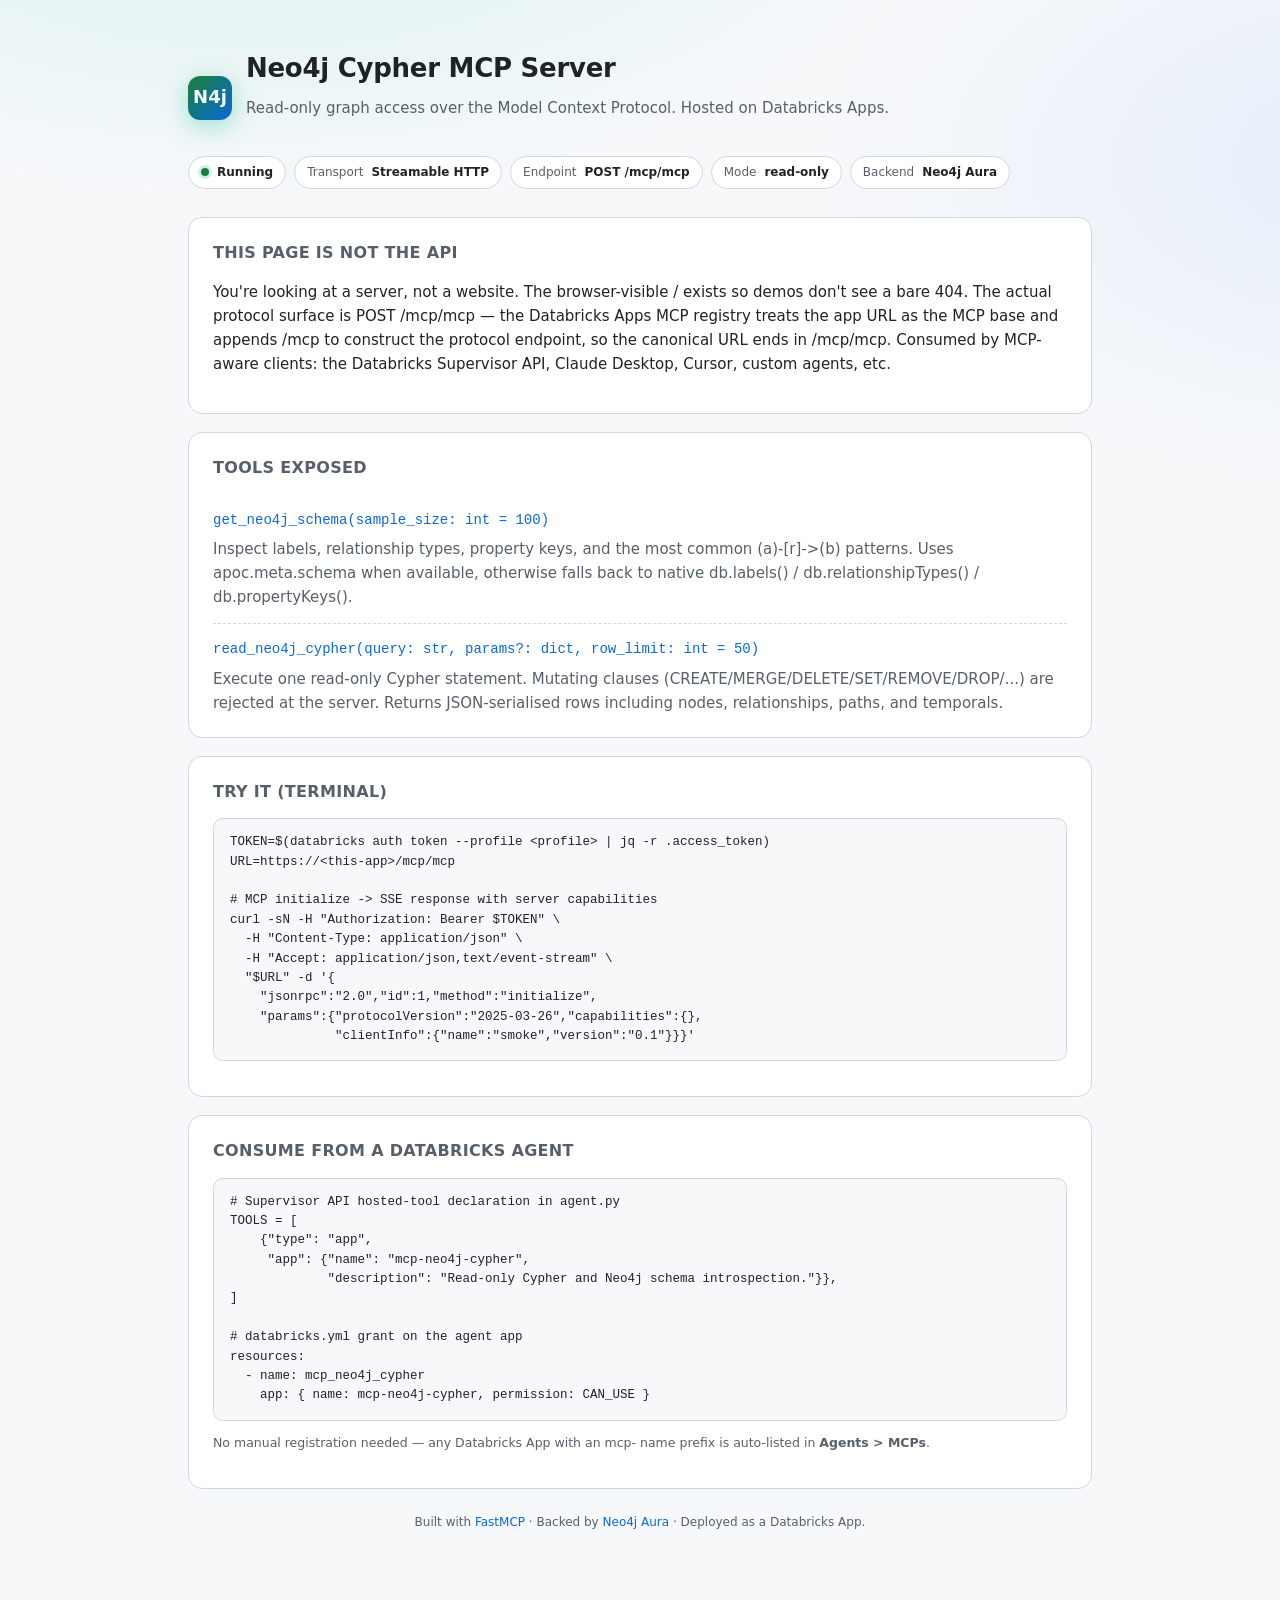
<file: mcp-server/landing.html>
<!doctype html>
<html lang="en">
  <head>
    <meta charset="utf-8" />
    <meta name="viewport" content="width=device-width, initial-scale=1" />
    <title>Neo4j Cypher MCP Server</title>
    <link rel="icon" href="data:," />
    <style>
      :root {
        color-scheme: light dark;
        --bg: #0d1117;
        --surface: #161b22;
        --surface-2: #1f2630;
        --border: #30363d;
        --text: #e6edf3;
        --muted: #8b949e;
        --accent: #00b894;
        --accent-2: #4f8cf7;
        --code: #0b0f14;
        font-family: "Inter", "SF Pro Text", system-ui, -apple-system, "Segoe UI", Roboto, sans-serif;
      }
      @media (prefers-color-scheme: light) {
        :root {
          --bg: #f6f8fa;
          --surface: #ffffff;
          --surface-2: #f0f3f6;
          --border: #d0d7de;
          --text: #1f2328;
          --muted: #57606a;
          --accent: #1a7f37;
          --accent-2: #0969da;
          --code: #f6f8fa;
        }
      }
      * { box-sizing: border-box; }
      html, body {
        margin: 0; padding: 0; min-height: 100%;
        background: radial-gradient(1200px 600px at 20% -10%, rgba(0, 184, 148, 0.12), transparent 60%),
                    radial-gradient(900px 500px at 110% 10%, rgba(79, 140, 247, 0.10), transparent 65%),
                    var(--bg);
        color: var(--text);
        font-size: 15px; line-height: 1.6;
      }
      main {
        max-width: 960px;
        margin: 0 auto;
        padding: 48px 28px 80px;
      }
      header {
        display: flex; align-items: center; gap: 14px;
        margin-bottom: 8px;
      }
      .logo {
        width: 44px; height: 44px; border-radius: 12px;
        background: linear-gradient(135deg, var(--accent), var(--accent-2));
        display: grid; place-items: center;
        font-weight: 800; font-size: 18px; color: #fff;
        box-shadow: 0 6px 24px rgba(0, 184, 148, 0.35);
      }
      h1 { font-size: 26px; margin: 0; letter-spacing: -0.01em; }
      .tagline { color: var(--muted); margin: 6px 0 28px; }
      .status-row {
        display: flex; flex-wrap: wrap; gap: 8px;
        margin-bottom: 28px;
      }
      .chip {
        display: inline-flex; align-items: center; gap: 8px;
        padding: 6px 12px;
        border: 1px solid var(--border);
        background: var(--surface);
        border-radius: 999px;
        font-size: 12px; color: var(--muted);
      }
      .chip strong { color: var(--text); font-weight: 600; }
      .chip .dot { width: 8px; height: 8px; border-radius: 50%; background: var(--accent); box-shadow: 0 0 0 3px rgba(0, 184, 148, 0.2); }
      section {
        background: var(--surface);
        border: 1px solid var(--border);
        border-radius: 14px;
        padding: 22px 24px;
        margin-bottom: 18px;
      }
      h2 {
        font-size: 16px; letter-spacing: 0.02em;
        text-transform: uppercase; color: var(--muted);
        margin: 0 0 14px; font-weight: 600;
      }
      .tool {
        display: grid; grid-template-columns: 1fr; gap: 6px;
        padding: 14px 0;
        border-bottom: 1px dashed var(--border);
      }
      .tool:last-child { border-bottom: none; padding-bottom: 0; }
      .tool .name { font-family: "JetBrains Mono", ui-monospace, SFMono-Regular, Menlo, Consolas, monospace; color: var(--accent-2); font-size: 14px; }
      .tool .desc { color: var(--muted); }
      pre {
        background: var(--code);
        border: 1px solid var(--border);
        border-radius: 10px;
        padding: 14px 16px;
        overflow-x: auto;
        font-family: "JetBrains Mono", ui-monospace, SFMono-Regular, Menlo, Consolas, monospace;
        font-size: 12.5px;
        line-height: 1.55;
      }
      code { font-family: inherit; }
      a { color: var(--accent-2); text-decoration: none; }
      a:hover { text-decoration: underline; }
      .small { font-size: 12.5px; color: var(--muted); }
      footer { color: var(--muted); font-size: 12px; margin-top: 24px; text-align: center; }
    </style>
  </head>
  <body>
    <main>
      <header>
        <div class="logo">N4j</div>
        <div>
          <h1>Neo4j Cypher MCP Server</h1>
          <div class="tagline">Read-only graph access over the Model Context Protocol. Hosted on Databricks Apps.</div>
        </div>
      </header>

      <div class="status-row">
        <span class="chip"><span class="dot"></span><strong>Running</strong></span>
        <span class="chip">Transport <strong>Streamable HTTP</strong></span>
        <span class="chip">Endpoint <strong>POST /mcp/mcp</strong></span>
        <span class="chip">Mode <strong>read-only</strong></span>
        <span class="chip">Backend <strong>Neo4j Aura</strong></span>
      </div>

      <section>
        <h2>This page is not the API</h2>
        <p>You're looking at a server, not a website. The browser-visible <code>/</code> exists so demos don't see a bare <code>404</code>. The actual protocol surface is <code>POST /mcp/mcp</code> — the Databricks Apps MCP registry treats the app URL as the MCP base and appends <code>/mcp</code> to construct the protocol endpoint, so the canonical URL ends in <code>/mcp/mcp</code>. Consumed by MCP-aware clients: the Databricks Supervisor API, Claude Desktop, Cursor, custom agents, etc.</p>
      </section>

      <section>
        <h2>Tools exposed</h2>
        <div class="tool">
          <div class="name">get_neo4j_schema(sample_size: int = 100)</div>
          <div class="desc">Inspect labels, relationship types, property keys, and the most common <code>(a)-[r]-&gt;(b)</code> patterns. Uses <code>apoc.meta.schema</code> when available, otherwise falls back to native <code>db.labels()</code> / <code>db.relationshipTypes()</code> / <code>db.propertyKeys()</code>.</div>
        </div>
        <div class="tool">
          <div class="name">read_neo4j_cypher(query: str, params?: dict, row_limit: int = 50)</div>
          <div class="desc">Execute one read-only Cypher statement. Mutating clauses (<code>CREATE/MERGE/DELETE/SET/REMOVE/DROP/...</code>) are rejected at the server. Returns JSON-serialised rows including nodes, relationships, paths, and temporals.</div>
        </div>
      </section>

      <section>
        <h2>Try it (terminal)</h2>
        <pre><code>TOKEN=$(databricks auth token --profile &lt;profile&gt; | jq -r .access_token)
URL=https://&lt;this-app&gt;/mcp/mcp

# MCP initialize -&gt; SSE response with server capabilities
curl -sN -H "Authorization: Bearer $TOKEN" \
  -H "Content-Type: application/json" \
  -H "Accept: application/json,text/event-stream" \
  "$URL" -d '{
    "jsonrpc":"2.0","id":1,"method":"initialize",
    "params":{"protocolVersion":"2025-03-26","capabilities":{},
              "clientInfo":{"name":"smoke","version":"0.1"}}}'</code></pre>
      </section>

      <section>
        <h2>Consume from a Databricks agent</h2>
        <pre><code># Supervisor API hosted-tool declaration in agent.py
TOOLS = [
    {"type": "app",
     "app": {"name": "mcp-neo4j-cypher",
             "description": "Read-only Cypher and Neo4j schema introspection."}},
]

# databricks.yml grant on the agent app
resources:
  - name: mcp_neo4j_cypher
    app: { name: mcp-neo4j-cypher, permission: CAN_USE }</code></pre>
        <p class="small">No manual registration needed — any Databricks App with an <code>mcp-</code> name prefix is auto-listed in <strong>Agents &gt; MCPs</strong>.</p>
      </section>

      <footer>
        Built with <a href="https://gofastmcp.com">FastMCP</a> · Backed by <a href="https://neo4j.com/aura">Neo4j Aura</a> · Deployed as a Databricks App.
      </footer>
    </main>
  </body>
</html>
</file>
